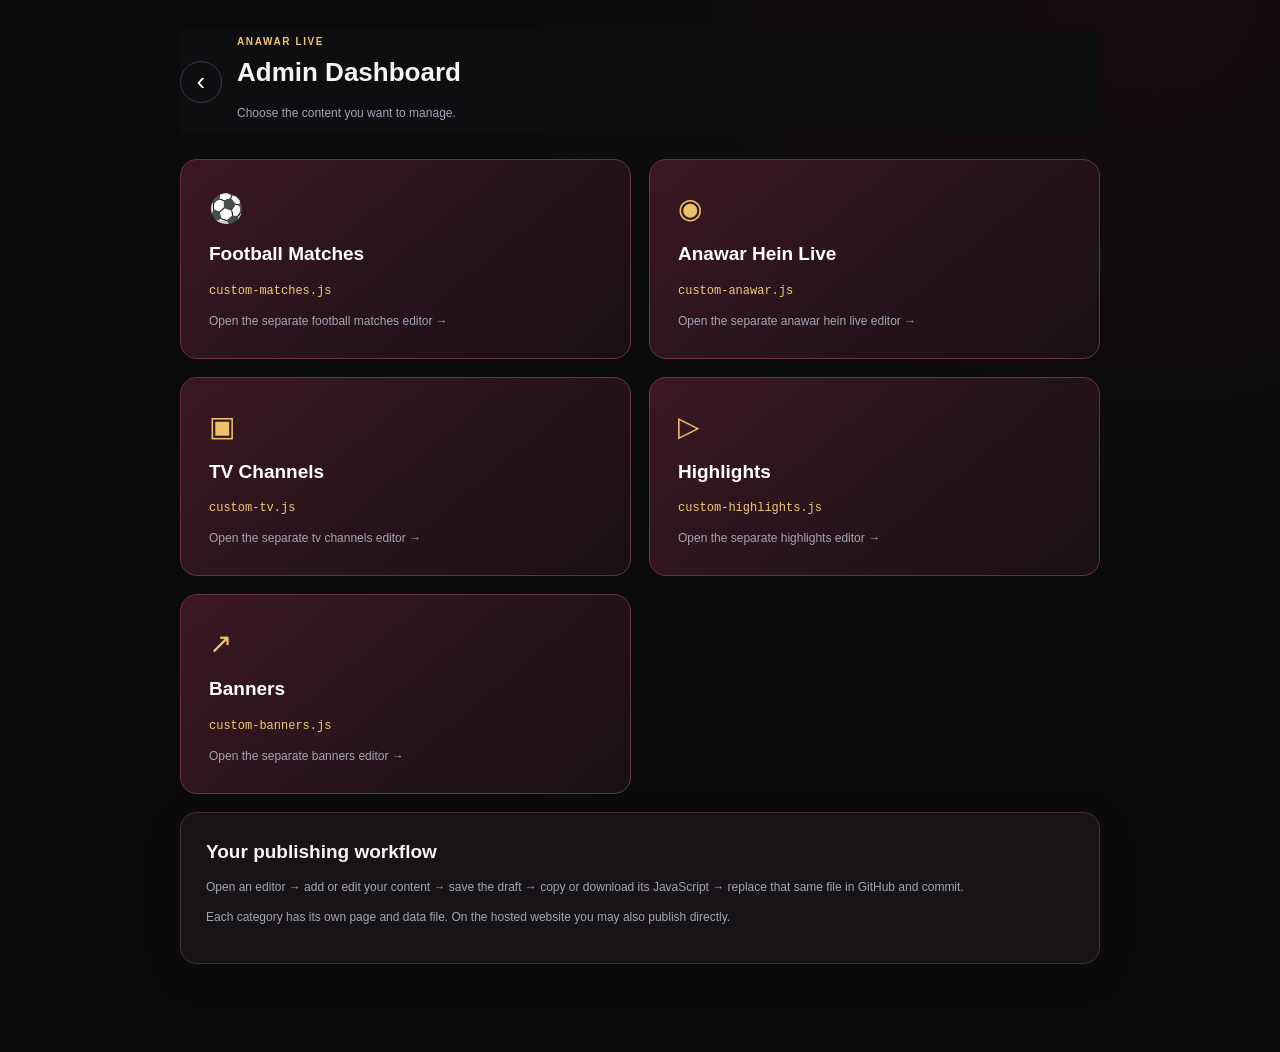
<file: admin.html>
<!doctype html><html lang="en"><head><meta charset="utf-8"><meta name="viewport" content="width=device-width,initial-scale=1"><title>Admin Dashboard | Anawar Live</title><link rel="stylesheet" href="./assets/css/admin.css"><link rel="stylesheet" href="./assets/css/admin-forms.css"><link rel="stylesheet" href="./assets/css/theme.css"></head><body><main><header><a href="./" aria-label="Back to website">‹</a><div><small class="eyebrow">ANAWAR LIVE</small><h1>Admin Dashboard</h1><p>Choose the content you want to manage.</p></div></header><div class="admin-grid"><a class="admin-card" href="match-admin.html"><span class="icon">⚽</span><h2>Football Matches</h2><code>custom-matches.js</code><p>Open the separate football matches editor →</p></a><a class="admin-card" href="anawar-admin.html"><span class="icon">◉</span><h2>Anawar Hein Live</h2><code>custom-anawar.js</code><p>Open the separate anawar hein live editor →</p></a><a class="admin-card" href="tv-admin.html"><span class="icon">▣</span><h2>TV Channels</h2><code>custom-tv.js</code><p>Open the separate tv channels editor →</p></a><a class="admin-card" href="highlights-admin.html"><span class="icon">▷</span><h2>Highlights</h2><code>custom-highlights.js</code><p>Open the separate highlights editor →</p></a><a class="admin-card" href="banner-admin.html"><span class="icon">↗</span><h2>Banners</h2><code>custom-banners.js</code><p>Open the separate banners editor →</p></a></div><section class="panel"><h2>Your publishing workflow</h2><p>Open an editor → add or edit your content → save the draft → copy or download its JavaScript → replace that same file in GitHub and commit.</p><p>Each category has its own page and data file. On the hosted website you may also publish directly.</p></section></main></body></html>
</file>
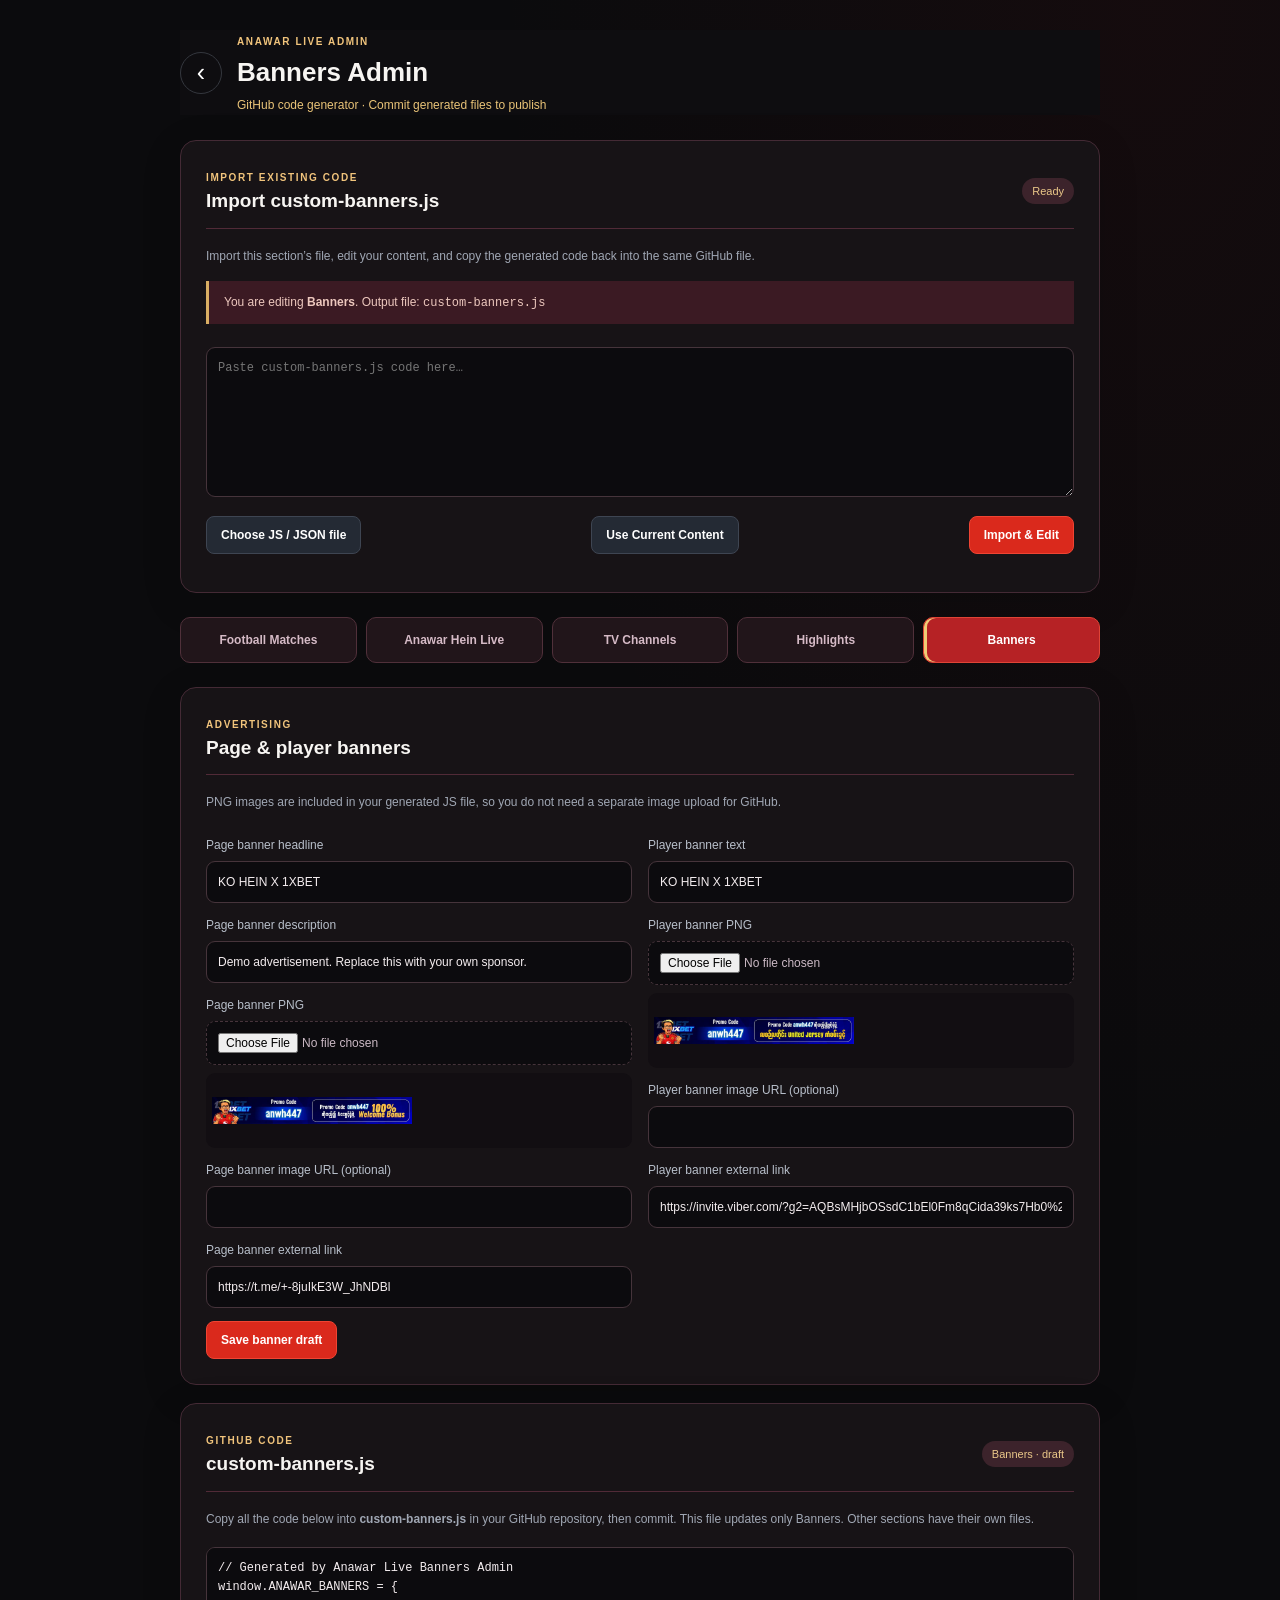
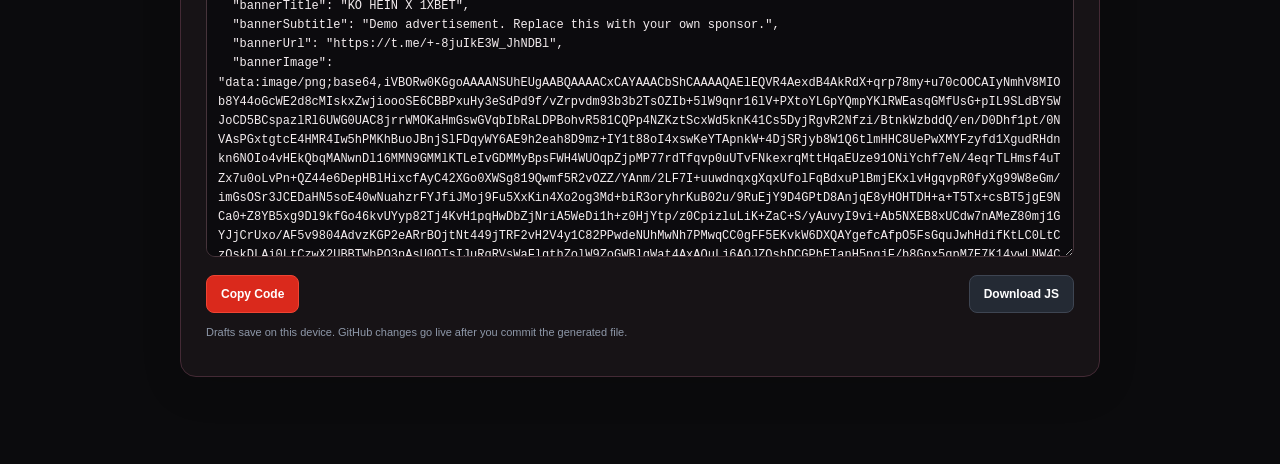
<file: banner-admin.html>
<!doctype html><html lang="en"><head><meta charset="utf-8"><meta name="viewport" content="width=device-width,initial-scale=1"><title>Match Code Generator | Anawar Live</title><link rel="stylesheet" href="./assets/css/admin.css"><link rel="stylesheet" href="./assets/css/admin-forms.css"><link rel="stylesheet" href="./assets/css/theme.css"></head><body><main><header><a href="./" aria-label="Back to website">‹</a><div><small class="eyebrow">ANAWAR LIVE ADMIN</small><h1><span data-page-title>Football Matches</span> Admin</h1><span class="hint" id="connection">Loading your content…</span></div></header>
<section class="panel"><div class="section-title"><div><small class="eyebrow">IMPORT EXISTING CODE</small><h2>Import <span data-filename>custom-matches.js</span></h2></div><span class="count" id="import-count">Ready</span></div><p>Import this section’s file, edit your content, and copy the generated code back into the same GitHub file.</p><div class="scope-note">You are editing <strong data-page-title>this section</strong>. Output file: <code data-filename></code></div><textarea id="import-code" spellcheck="false" placeholder="window.ANAWAR_CONTENT = { ... };" aria-label="Existing code"></textarea><div class="actions"><label class="file-button">Choose JS / JSON file<input id="import-file" type="file" accept=".js,.json,text/javascript,application/json"></label><button id="use-current">Use Current Content</button><button class="primary" id="import-button">Import & Edit</button></div></section>
<nav class="admin-nav"><a data-section="football" href="match-admin.html">Football Matches</a><a data-section="anawar" href="anawar-admin.html">Anawar Hein Live</a><a data-section="tv" href="tv-admin.html">TV Channels</a><a data-section="highlights" href="highlights-admin.html">Highlights</a><a data-section="banners" href="banner-admin.html">Banners</a></nav>
<section class="panel" id="editor-panel"><div class="section-title"><div><small class="eyebrow" id="form-eyebrow">NEW MATCH</small><h2 id="form-title">Match details / ပွဲအချက်အလက်</h2></div><button id="clear-form" type="button">Clear</button></div><form id="content-form"><div class="two"><label>Item / Match ID<input id="item-id" required placeholder="match-01"></label><label id="league-label">League / competition<input id="league" placeholder="Your competition"></label></div><label id="title-label">Title<input id="title" placeholder="Optional for matches"></label><div id="team-fields"><div class="two"><label>Home team<input id="home" placeholder="Home team"></label><label>Away team<input id="away" placeholder="Away team"></label></div><div class="two"><label>Home PNG<input id="home-file" type="file" accept="image/png"><span class="preview" id="home-preview">HOME</span></label><label>Away PNG<input id="away-file" type="file" accept="image/png"><span class="preview" id="away-preview">AWAY</span></label></div><details><summary>Use team logo URLs instead (optional)</summary><div class="two"><label>Home logo URL<input id="home-logo" placeholder="https://…"></label><label>Away logo URL<input id="away-logo" placeholder="https://…"></label></div></details></div><div id="schedule-fields"><div class="two"><label>Kick-off (Myanmar time, UTC+06:30)<input id="kickoff" type="datetime-local"></label><label>End time (optional, Myanmar time)<input id="end-time" type="datetime-local"></label></div><div class="two"><label>Status<select id="status"><option value="auto">Auto Live</option><option value="upcoming">Upcoming</option><option value="live">Live</option><option value="ended">Finished</option><option value="postponed">Postponed</option><option value="cancelled">Cancelled</option></select></label><div><p>Auto Live changes to LIVE at kick-off and finishes at your end time, or after 3 hours if you leave it blank.</p></div></div></div><div class="two" id="score-fields"><label>Home score (optional)<input id="home-score" type="number" min="0"></label><label>Away score (optional)<input id="away-score" type="number" min="0"></label></div><div id="cover-fields" hidden><label>Cover PNG<input id="poster-file" type="file" accept="image/png"><span class="preview" id="poster-preview"></span></label><label>Cover image URL (optional)<input id="poster-url"></label></div><div class="section-title divider"><div><small class="eyebrow">STREAM SERVERS</small><h2>Video links</h2></div><button id="add-stream" type="button">＋ Link</button></div><div id="streams"></div><p class="hint">Add multiple server links. Select Embed for an iframe player URL, or Video for a direct video URL.</p><label>Paste iframe embed code (optional)<textarea id="embed-code" style="min-height:65px" placeholder="<iframe src=…></iframe>"></textarea></label><button id="use-embed" type="button">Add embed server</button><div class="divider"><button class="primary" type="submit" id="save-item">Add match / ပွဲထည့်မည်</button> <span class="hint">Adds to your draft and regenerates the GitHub code.</span></div></form></section>
<section class="panel" id="banner-panel" hidden><div class="section-title"><div><small class="eyebrow">ADVERTISING</small><h2>Page & player banners</h2></div></div><p>PNG images are included in your generated JS file, so you do not need a separate image upload for GitHub.</p><form id="banner-form"><div class="two"><div><label>Page banner headline<input id="bannerTitle"></label><label>Page banner description<input id="bannerSubtitle"></label><label>Page banner PNG<input id="banner-file" type="file" accept="image/png"><span class="preview" id="banner-preview"></span></label><label>Page banner image URL (optional)<input id="bannerImage"></label><label>Page banner external link<input id="bannerUrl" type="url" required></label></div><div><label>Player banner text<input id="playerTitle"></label><label>Player banner PNG<input id="player-file" type="file" accept="image/png"><span class="preview" id="player-preview"></span></label><label>Player banner image URL (optional)<input id="playerImage"></label><label>Player banner external link<input id="playerUrl" type="url" required></label></div></div><button class="primary">Save banner draft</button></form></section>
<section class="panel" id="list-panel"><div class="section-title"><div><small class="eyebrow">YOUR CONTENT</small><h2 id="list-title">0 matches</h2></div><button class="danger" id="delete-all">Delete this category</button></div><input id="search" type="search" placeholder="Search team, league, title or match ID…" aria-label="Search your content"><div id="list"></div></section>
<section class="panel"><div class="section-title"><div><small class="eyebrow">GITHUB CODE</small><h2 data-filename>custom-matches.js</h2></div><span class="count" id="draft-label">Draft</span></div><p>Copy all the code below into <b data-filename>custom-matches.js</b> in your GitHub repository, then commit. This file updates only <span data-page-title>this section</span>. Other sections have their own files.</p><textarea id="output" readonly spellcheck="false" aria-label="Generated GitHub code"></textarea><div class="actions" style="margin-top:12px"><button class="primary" id="copy-code">Copy Code</button><button id="download-code">Download JS</button><button id="publish" hidden>Publish to hosted site</button></div><p class="hint" id="save-status" role="status">Drafts save on this device. GitHub changes go live after you commit the generated file.</p></section></main><div id="notice" role="status" hidden></div><script src="./assets/js/static-mode.js"></script><script src="./custom-matches.js"></script><script src="./custom-anawar.js"></script><script src="./custom-tv.js"></script><script src="./custom-highlights.js"></script><script src="./custom-banners.js"></script><script src="./assets/js/content-loader.js"></script><script src="./assets/js/code-format.js"></script><script src="./assets/js/banner-admin.js"></script><script src="./assets/js/admin-core.js"></script></body></html>
</file>
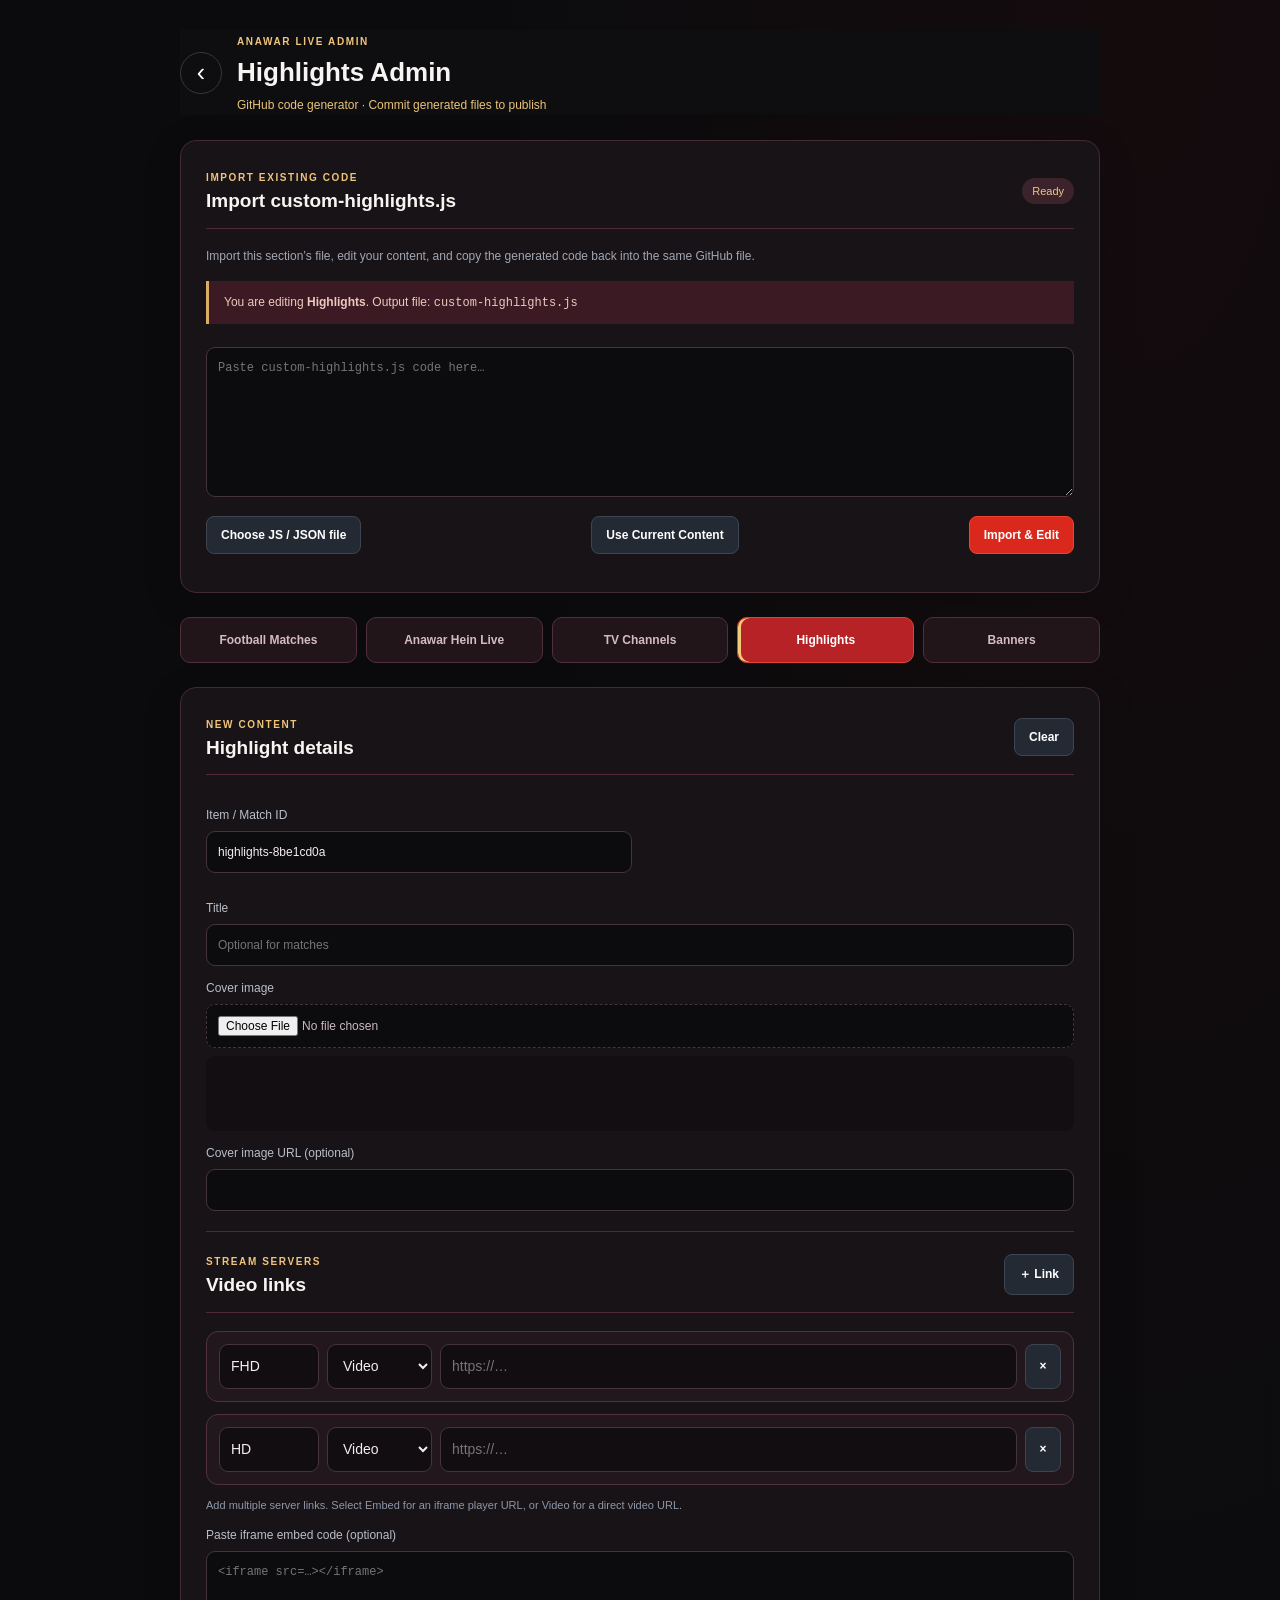
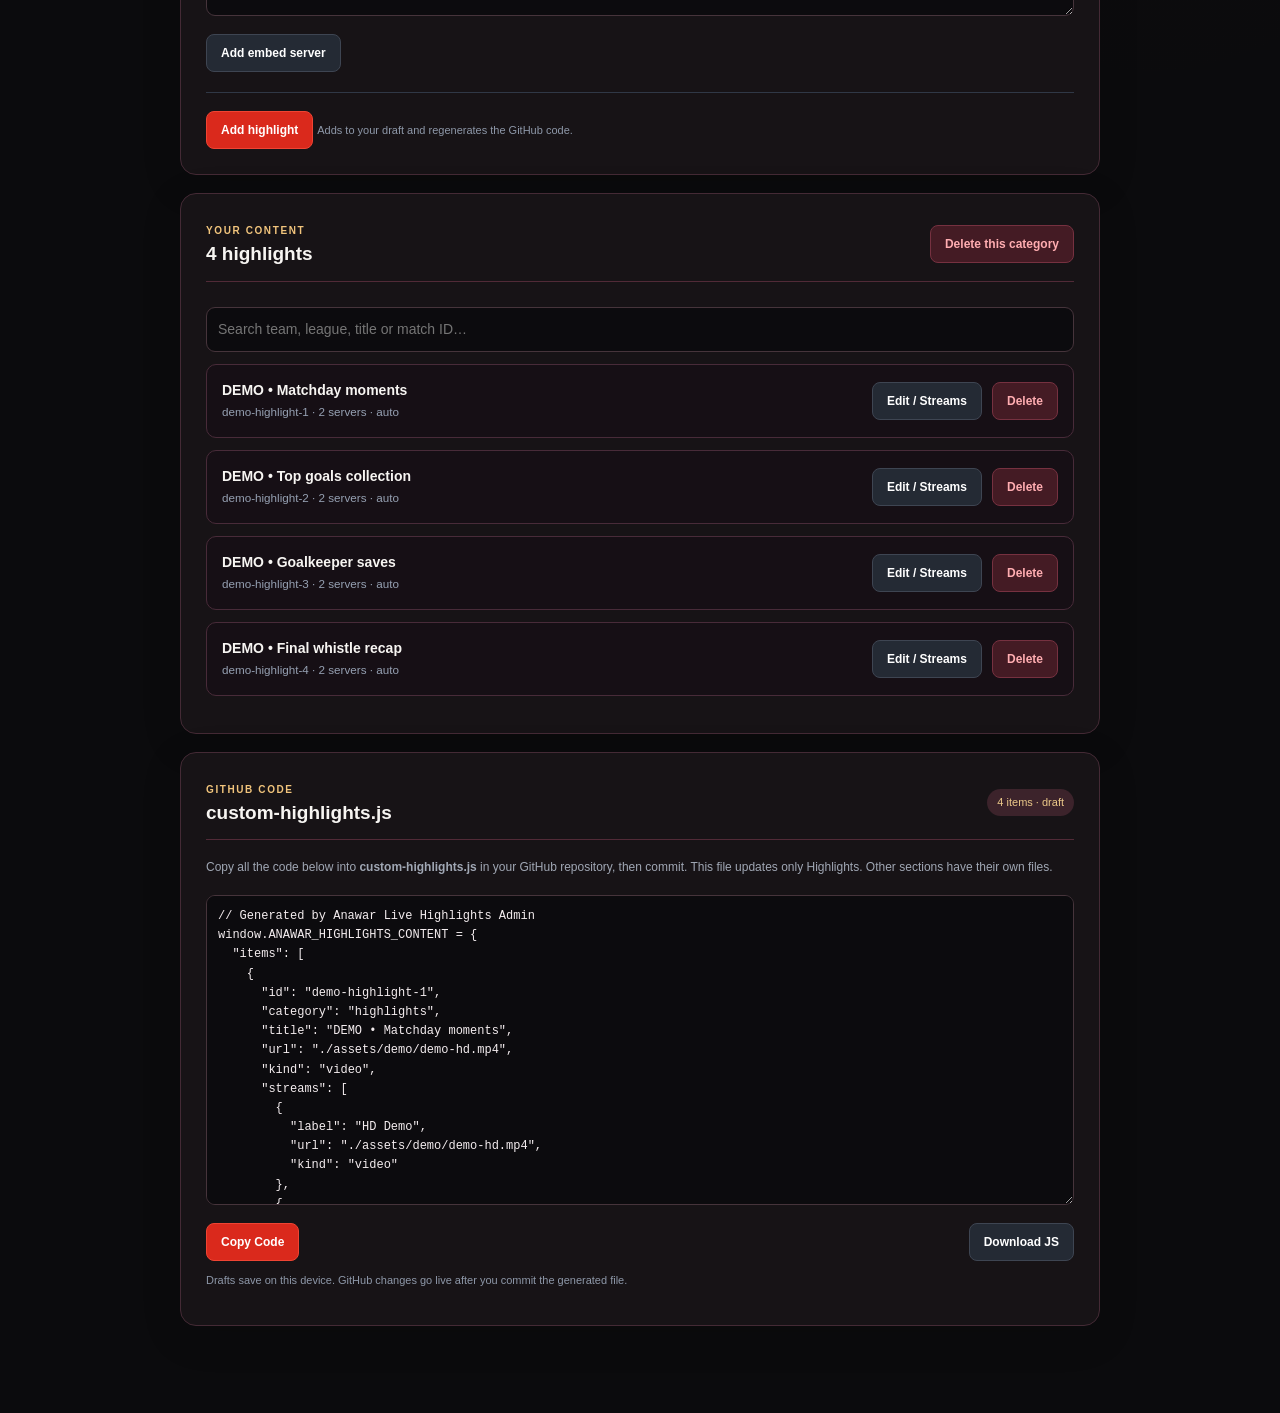
<file: highlights-admin.html>
<!doctype html><html lang="en"><head><meta charset="utf-8"><meta name="viewport" content="width=device-width,initial-scale=1"><title>Match Code Generator | Anawar Live</title><link rel="stylesheet" href="./assets/css/admin.css"><link rel="stylesheet" href="./assets/css/admin-forms.css"><link rel="stylesheet" href="./assets/css/theme.css"></head><body><main><header><a href="./" aria-label="Back to website">‹</a><div><small class="eyebrow">ANAWAR LIVE ADMIN</small><h1><span data-page-title>Football Matches</span> Admin</h1><span class="hint" id="connection">Loading your content…</span></div></header>
<section class="panel"><div class="section-title"><div><small class="eyebrow">IMPORT EXISTING CODE</small><h2>Import <span data-filename>custom-matches.js</span></h2></div><span class="count" id="import-count">Ready</span></div><p>Import this section’s file, edit your content, and copy the generated code back into the same GitHub file.</p><div class="scope-note">You are editing <strong data-page-title>this section</strong>. Output file: <code data-filename></code></div><textarea id="import-code" spellcheck="false" placeholder="window.ANAWAR_CONTENT = { ... };" aria-label="Existing code"></textarea><div class="actions"><label class="file-button">Choose JS / JSON file<input id="import-file" type="file" accept=".js,.json,text/javascript,application/json"></label><button id="use-current">Use Current Content</button><button class="primary" id="import-button">Import & Edit</button></div></section>
<nav class="admin-nav"><a data-section="football" href="match-admin.html">Football Matches</a><a data-section="anawar" href="anawar-admin.html">Anawar Hein Live</a><a data-section="tv" href="tv-admin.html">TV Channels</a><a data-section="highlights" href="highlights-admin.html">Highlights</a><a data-section="banners" href="banner-admin.html">Banners</a></nav>
<section class="panel" id="editor-panel"><div class="section-title"><div><small class="eyebrow" id="form-eyebrow">NEW MATCH</small><h2 id="form-title">Match details / ပွဲအချက်အလက်</h2></div><button id="clear-form" type="button">Clear</button></div><form id="content-form"><div class="two"><label>Item / Match ID<input id="item-id" required placeholder="match-01"></label><label id="league-label">League / competition<input id="league" placeholder="Your competition"></label></div><label id="title-label">Title<input id="title" placeholder="Optional for matches"></label><div id="team-fields"><div class="two"><label>Home team<input id="home" placeholder="Home team"></label><label>Away team<input id="away" placeholder="Away team"></label></div><div class="two"><label>Home PNG<input id="home-file" type="file" accept="image/png"><span class="preview" id="home-preview">HOME</span></label><label>Away PNG<input id="away-file" type="file" accept="image/png"><span class="preview" id="away-preview">AWAY</span></label></div><details><summary>Use team logo URLs instead (optional)</summary><div class="two"><label>Home logo URL<input id="home-logo" placeholder="https://…"></label><label>Away logo URL<input id="away-logo" placeholder="https://…"></label></div></details></div><div id="schedule-fields"><div class="two"><label>Kick-off (Myanmar time, UTC+06:30)<input id="kickoff" type="datetime-local"></label><label>End time (optional, Myanmar time)<input id="end-time" type="datetime-local"></label></div><div class="two"><label>Status<select id="status"><option value="auto">Auto Live</option><option value="upcoming">Upcoming</option><option value="live">Live</option><option value="ended">Finished</option><option value="postponed">Postponed</option><option value="cancelled">Cancelled</option></select></label><div><p>Auto Live changes to LIVE at kick-off and finishes at your end time, or after 3 hours if you leave it blank.</p></div></div></div><div class="two" id="score-fields"><label>Home score (optional)<input id="home-score" type="number" min="0"></label><label>Away score (optional)<input id="away-score" type="number" min="0"></label></div><div id="cover-fields" hidden><label>Cover PNG<input id="poster-file" type="file" accept="image/png"><span class="preview" id="poster-preview"></span></label><label>Cover image URL (optional)<input id="poster-url"></label></div><div class="section-title divider"><div><small class="eyebrow">STREAM SERVERS</small><h2>Video links</h2></div><button id="add-stream" type="button">＋ Link</button></div><div id="streams"></div><p class="hint">Add multiple server links. Select Embed for an iframe player URL, or Video for a direct video URL.</p><label>Paste iframe embed code (optional)<textarea id="embed-code" style="min-height:65px" placeholder="<iframe src=…></iframe>"></textarea></label><button id="use-embed" type="button">Add embed server</button><div class="divider"><button class="primary" type="submit" id="save-item">Add match / ပွဲထည့်မည်</button> <span class="hint">Adds to your draft and regenerates the GitHub code.</span></div></form></section>
<section class="panel" id="banner-panel" hidden><div class="section-title"><div><small class="eyebrow">ADVERTISING</small><h2>Page & player banners</h2></div></div><p>PNG images are included in your generated JS file, so you do not need a separate image upload for GitHub.</p><form id="banner-form"><div class="two"><div><label>Page banner headline<input id="bannerTitle"></label><label>Page banner description<input id="bannerSubtitle"></label><label>Page banner PNG<input id="banner-file" type="file" accept="image/png"><span class="preview" id="banner-preview"></span></label><label>Page banner image URL (optional)<input id="bannerImage"></label><label>Page banner external link<input id="bannerUrl" type="url" required></label></div><div><label>Player banner text<input id="playerTitle"></label><label>Player banner PNG<input id="player-file" type="file" accept="image/png"><span class="preview" id="player-preview"></span></label><label>Player banner image URL (optional)<input id="playerImage"></label><label>Player banner external link<input id="playerUrl" type="url" required></label></div></div><button class="primary">Save banner draft</button></form></section>
<section class="panel" id="list-panel"><div class="section-title"><div><small class="eyebrow">YOUR CONTENT</small><h2 id="list-title">0 matches</h2></div><button class="danger" id="delete-all">Delete this category</button></div><input id="search" type="search" placeholder="Search team, league, title or match ID…" aria-label="Search your content"><div id="list"></div></section>
<section class="panel"><div class="section-title"><div><small class="eyebrow">GITHUB CODE</small><h2 data-filename>custom-matches.js</h2></div><span class="count" id="draft-label">Draft</span></div><p>Copy all the code below into <b data-filename>custom-matches.js</b> in your GitHub repository, then commit. This file updates only <span data-page-title>this section</span>. Other sections have their own files.</p><textarea id="output" readonly spellcheck="false" aria-label="Generated GitHub code"></textarea><div class="actions" style="margin-top:12px"><button class="primary" id="copy-code">Copy Code</button><button id="download-code">Download JS</button><button id="publish" hidden>Publish to hosted site</button></div><p class="hint" id="save-status" role="status">Drafts save on this device. GitHub changes go live after you commit the generated file.</p></section></main><div id="notice" role="status" hidden></div><script src="./assets/js/static-mode.js"></script><script src="./custom-matches.js"></script><script src="./custom-anawar.js"></script><script src="./custom-tv.js"></script><script src="./custom-highlights.js"></script><script src="./custom-banners.js"></script><script src="./assets/js/content-loader.js"></script><script src="./assets/js/code-format.js"></script><script src="./assets/js/highlights-admin.js"></script><script src="./assets/js/admin-core.js"></script></body></html>
</file>
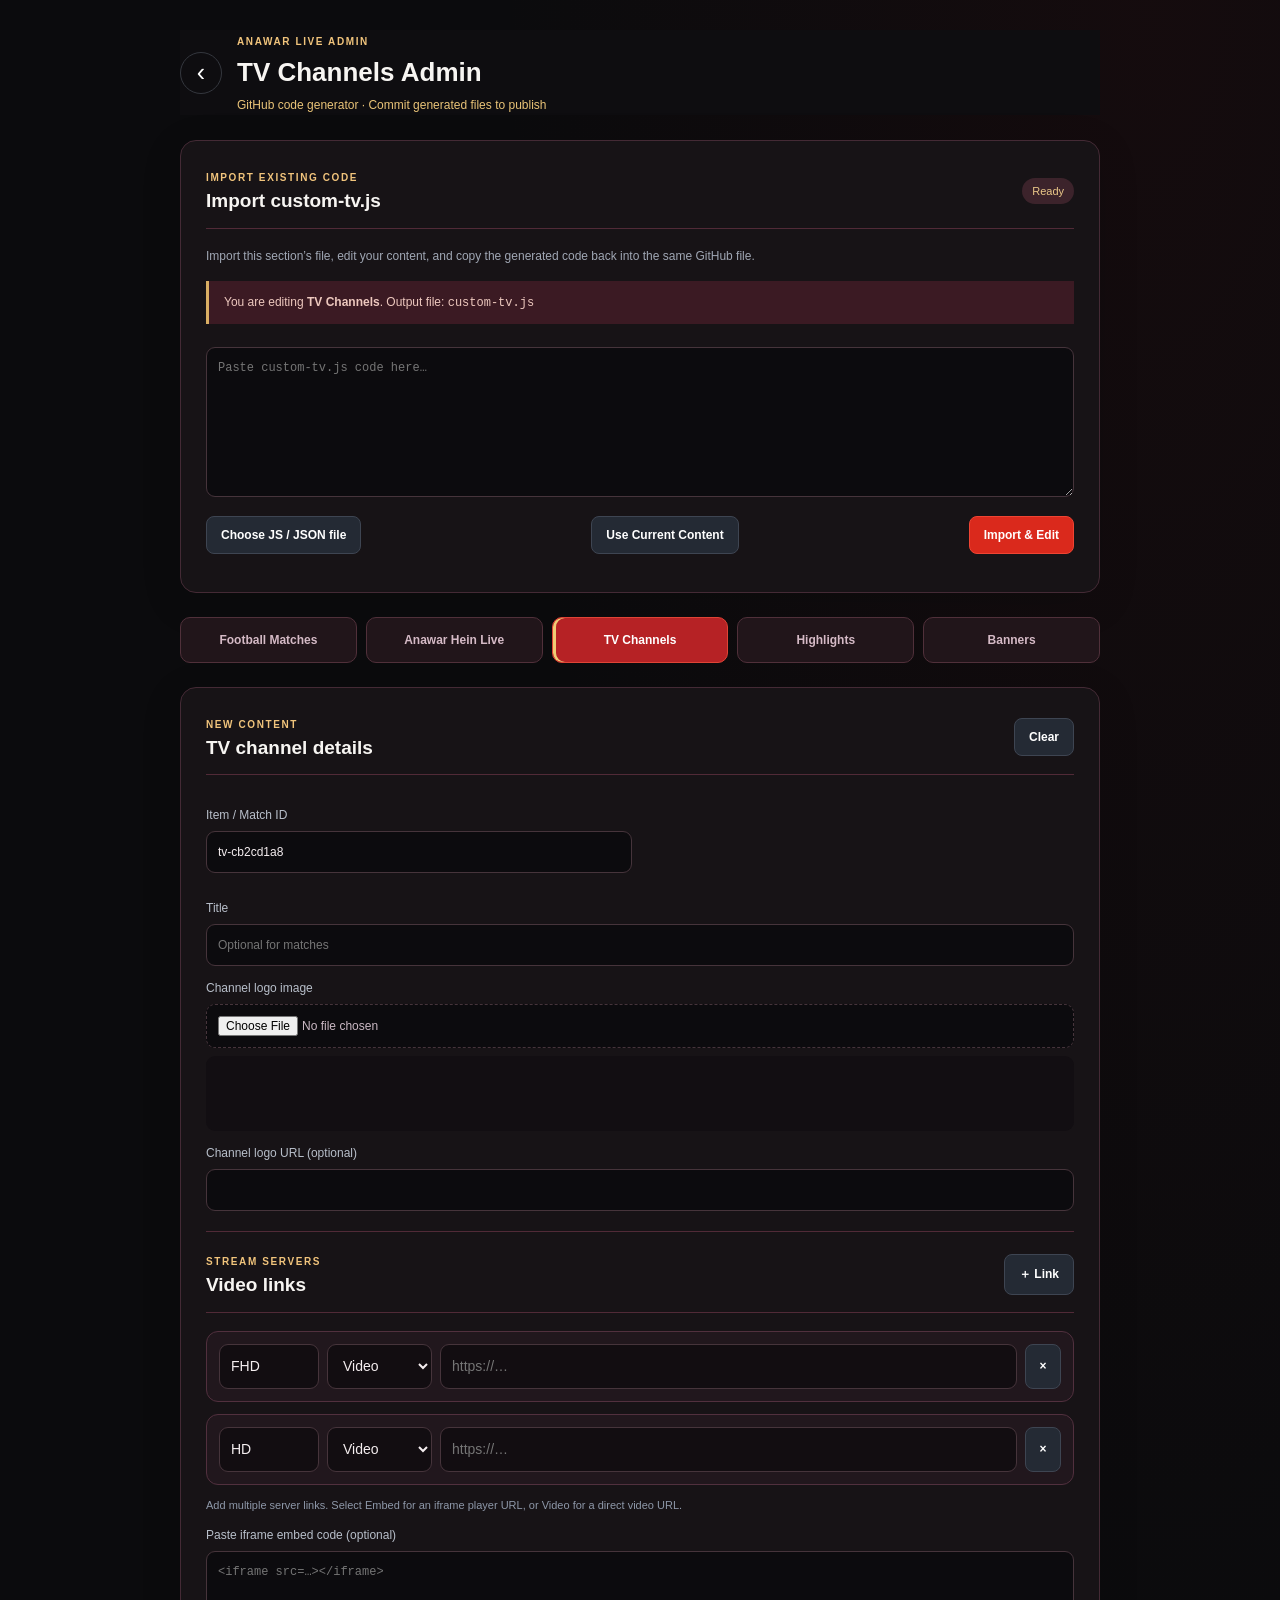
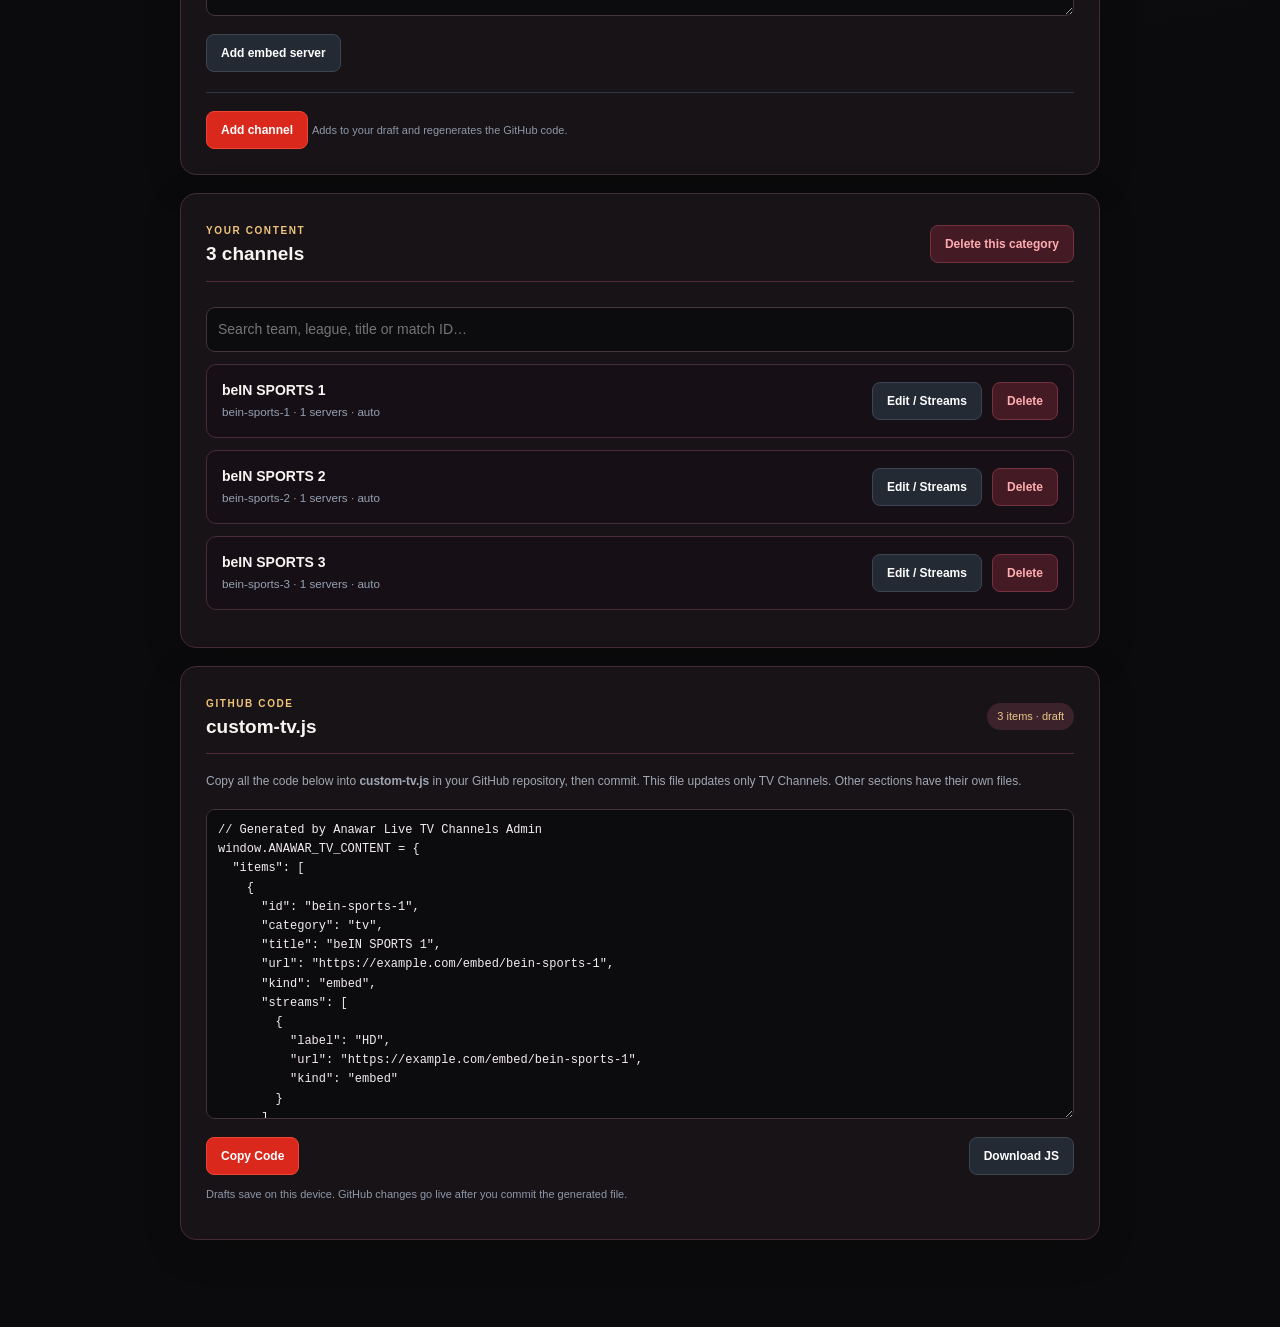
<file: tv-admin.html>
<!doctype html><html lang="en"><head><meta charset="utf-8"><meta name="viewport" content="width=device-width,initial-scale=1"><title>Match Code Generator | Anawar Live</title><link rel="stylesheet" href="./assets/css/admin.css"><link rel="stylesheet" href="./assets/css/admin-forms.css"><link rel="stylesheet" href="./assets/css/theme.css"></head><body><main><header><a href="./" aria-label="Back to website">‹</a><div><small class="eyebrow">ANAWAR LIVE ADMIN</small><h1><span data-page-title>Football Matches</span> Admin</h1><span class="hint" id="connection">Loading your content…</span></div></header>
<section class="panel"><div class="section-title"><div><small class="eyebrow">IMPORT EXISTING CODE</small><h2>Import <span data-filename>custom-matches.js</span></h2></div><span class="count" id="import-count">Ready</span></div><p>Import this section’s file, edit your content, and copy the generated code back into the same GitHub file.</p><div class="scope-note">You are editing <strong data-page-title>this section</strong>. Output file: <code data-filename></code></div><textarea id="import-code" spellcheck="false" placeholder="window.ANAWAR_CONTENT = { ... };" aria-label="Existing code"></textarea><div class="actions"><label class="file-button">Choose JS / JSON file<input id="import-file" type="file" accept=".js,.json,text/javascript,application/json"></label><button id="use-current">Use Current Content</button><button class="primary" id="import-button">Import & Edit</button></div></section>
<nav class="admin-nav"><a data-section="football" href="match-admin.html">Football Matches</a><a data-section="anawar" href="anawar-admin.html">Anawar Hein Live</a><a data-section="tv" href="tv-admin.html">TV Channels</a><a data-section="highlights" href="highlights-admin.html">Highlights</a><a data-section="banners" href="banner-admin.html">Banners</a></nav>
<section class="panel" id="editor-panel"><div class="section-title"><div><small class="eyebrow" id="form-eyebrow">NEW MATCH</small><h2 id="form-title">Match details / ပွဲအချက်အလက်</h2></div><button id="clear-form" type="button">Clear</button></div><form id="content-form"><div class="two"><label>Item / Match ID<input id="item-id" required placeholder="match-01"></label><label id="league-label">League / competition<input id="league" placeholder="Your competition"></label></div><label id="title-label">Title<input id="title" placeholder="Optional for matches"></label><div id="team-fields"><div class="two"><label>Home team<input id="home" placeholder="Home team"></label><label>Away team<input id="away" placeholder="Away team"></label></div><div class="two"><label>Home PNG<input id="home-file" type="file" accept="image/png"><span class="preview" id="home-preview">HOME</span></label><label>Away PNG<input id="away-file" type="file" accept="image/png"><span class="preview" id="away-preview">AWAY</span></label></div><details><summary>Use team logo URLs instead (optional)</summary><div class="two"><label>Home logo URL<input id="home-logo" placeholder="https://…"></label><label>Away logo URL<input id="away-logo" placeholder="https://…"></label></div></details></div><div id="schedule-fields"><div class="two"><label>Kick-off (Myanmar time, UTC+06:30)<input id="kickoff" type="datetime-local"></label><label>End time (optional, Myanmar time)<input id="end-time" type="datetime-local"></label></div><div class="two"><label>Status<select id="status"><option value="auto">Auto Live</option><option value="upcoming">Upcoming</option><option value="live">Live</option><option value="ended">Finished</option><option value="postponed">Postponed</option><option value="cancelled">Cancelled</option></select></label><div><p>Auto Live changes to LIVE at kick-off and finishes at your end time, or after 3 hours if you leave it blank.</p></div></div></div><div class="two" id="score-fields"><label>Home score (optional)<input id="home-score" type="number" min="0"></label><label>Away score (optional)<input id="away-score" type="number" min="0"></label></div><div id="cover-fields" hidden><label>Cover PNG<input id="poster-file" type="file" accept="image/png"><span class="preview" id="poster-preview"></span></label><label>Cover image URL (optional)<input id="poster-url"></label></div><div class="section-title divider"><div><small class="eyebrow">STREAM SERVERS</small><h2>Video links</h2></div><button id="add-stream" type="button">＋ Link</button></div><div id="streams"></div><p class="hint">Add multiple server links. Select Embed for an iframe player URL, or Video for a direct video URL.</p><label>Paste iframe embed code (optional)<textarea id="embed-code" style="min-height:65px" placeholder="<iframe src=…></iframe>"></textarea></label><button id="use-embed" type="button">Add embed server</button><div class="divider"><button class="primary" type="submit" id="save-item">Add match / ပွဲထည့်မည်</button> <span class="hint">Adds to your draft and regenerates the GitHub code.</span></div></form></section>
<section class="panel" id="banner-panel" hidden><div class="section-title"><div><small class="eyebrow">ADVERTISING</small><h2>Page & player banners</h2></div></div><p>PNG images are included in your generated JS file, so you do not need a separate image upload for GitHub.</p><form id="banner-form"><div class="two"><div><label>Page banner headline<input id="bannerTitle"></label><label>Page banner description<input id="bannerSubtitle"></label><label>Page banner PNG<input id="banner-file" type="file" accept="image/png"><span class="preview" id="banner-preview"></span></label><label>Page banner image URL (optional)<input id="bannerImage"></label><label>Page banner external link<input id="bannerUrl" type="url" required></label></div><div><label>Player banner text<input id="playerTitle"></label><label>Player banner PNG<input id="player-file" type="file" accept="image/png"><span class="preview" id="player-preview"></span></label><label>Player banner image URL (optional)<input id="playerImage"></label><label>Player banner external link<input id="playerUrl" type="url" required></label></div></div><button class="primary">Save banner draft</button></form></section>
<section class="panel" id="list-panel"><div class="section-title"><div><small class="eyebrow">YOUR CONTENT</small><h2 id="list-title">0 matches</h2></div><button class="danger" id="delete-all">Delete this category</button></div><input id="search" type="search" placeholder="Search team, league, title or match ID…" aria-label="Search your content"><div id="list"></div></section>
<section class="panel"><div class="section-title"><div><small class="eyebrow">GITHUB CODE</small><h2 data-filename>custom-matches.js</h2></div><span class="count" id="draft-label">Draft</span></div><p>Copy all the code below into <b data-filename>custom-matches.js</b> in your GitHub repository, then commit. This file updates only <span data-page-title>this section</span>. Other sections have their own files.</p><textarea id="output" readonly spellcheck="false" aria-label="Generated GitHub code"></textarea><div class="actions" style="margin-top:12px"><button class="primary" id="copy-code">Copy Code</button><button id="download-code">Download JS</button><button id="publish" hidden>Publish to hosted site</button></div><p class="hint" id="save-status" role="status">Drafts save on this device. GitHub changes go live after you commit the generated file.</p></section></main><div id="notice" role="status" hidden></div><script src="./assets/js/static-mode.js"></script><script src="./custom-matches.js"></script><script src="./custom-anawar.js"></script><script src="./custom-tv.js"></script><script src="./custom-highlights.js"></script><script src="./custom-banners.js"></script><script src="./assets/js/content-loader.js"></script><script src="./assets/js/code-format.js"></script><script src="./assets/js/tv-admin.js"></script><script src="./assets/js/admin-core.js"></script></body></html>
</file>
<file: assets/css/admin.css>
*{box-sizing:border-box}body{margin:0;background:#080a0d;color:#f5f5f7;font:14px Arial,sans-serif;line-height:1.5}main{max-width:960px;margin:auto;padding:30px 20px 70px}header{display:flex;gap:15px;align-items:center;margin-bottom:25px}header a{border:1px solid #34373e;border-radius:50%;color:white;text-decoration:none;width:42px;height:42px;display:grid;place-items:center;font-size:25px}h1{font-size:26px;margin:2px 0}h2{font-size:19px;margin:0}small.eyebrow{color:#ff5e66;font-size:10px;letter-spacing:1.6px;font-weight:800}.panel{padding:25px;background:#12151b;border:1px solid #2b2f38;border-radius:16px;margin:18px 0}.section-title,.actions{display:flex;align-items:center;justify-content:space-between;gap:12px}.two{display:grid;grid-template-columns:1fr 1fr;gap:16px}p{color:#a0a7b4;font-size:12px}label{display:block;color:#b8bfca;font-size:12px;margin:13px 0}input,select,textarea{font:inherit;color:#f5f5f7;background:#090c11;width:100%;border:1px solid #373c47;border-radius:9px;padding:11px;margin-top:7px}input:focus,textarea:focus,select:focus{outline:2px solid #eb46514d;border-color:#eb4651}textarea{min-height:150px;font:12px/1.6 monospace;resize:vertical}button,.file-button{font:700 12px Arial;cursor:pointer;border:1px solid #3e4552;border-radius:8px;color:white;background:#242a34;padding:11px 14px}button:hover{filter:brightness(1.18)}.primary{background:#e33344;border-color:#e33344}.danger{background:#381b22;color:#ff929b;border-color:#63303b}.tabs{display:flex;gap:8px;flex-wrap:wrap}.tabs button.active{background:#e33344;border-color:#e33344}.hint{font-size:11px;color:#8e98a9}.preview{height:75px;display:flex;align-items:center;gap:10px;margin-top:8px}.preview img{max-width:200px;max-height:65px;object-fit:contain}.stream-row{display:grid;grid-template-columns:100px 100px 1fr 40px;gap:8px;margin:12px 0}.stream-row input,.stream-row select{margin:0}.stream-row button{padding:8px}.list-item{border:1px solid #303744;border-radius:10px;padding:15px;margin:12px 0;display:flex;gap:15px;align-items:center;justify-content:space-between}.list-item b{display:block}.list-item small{color:#96a1b3}.list-item img{height:32px;width:32px;object-fit:contain}.list-item .actions{flex-wrap:wrap}.count{padding:5px 10px;border-radius:20px;background:#282f3c;color:#bfcadb;font-size:11px}#output{height:310px}#notice{position:fixed;bottom:20px;left:50%;transform:translateX(-50%);background:#f0f3fa;color:#151b25;border-radius:10px;padding:13px 20px;max-width:90%;box-shadow:0 6px 35px #0009;z-index:10}details{border:1px solid #2d3542;border-radius:9px;padding:12px;margin:12px 0}summary{cursor:pointer;color:#a6b2c5}.file-button input{display:none}[hidden]{display:none!important}.empty{padding:28px;color:#8491a7;text-align:center}.divider{border-top:1px solid #303846;margin-top:20px;padding-top:18px}.dirty{color:#ffcc85}#connection{color:#b6ed9b}@media(max-width:640px){main{padding:20px 12px}.panel{padding:18px}.two{grid-template-columns:1fr;gap:0}.section-title{align-items:flex-start}.stream-row{grid-template-columns:75px 90px 1fr 32px;gap:5px}.stream-row input{min-width:0}.actions{flex-wrap:wrap}.list-item{align-items:flex-start;flex-direction:column}h1{font-size:22px}}
</file>
<file: assets/css/admin-forms.css>
.admin-nav{display:grid;grid-template-columns:repeat(5,1fr);gap:9px;margin:24px 0}.admin-nav a{color:#aab7ca;text-decoration:none;border:1px solid #303b4d;border-radius:10px;padding:13px 9px;text-align:center;font-size:12px;font-weight:700;background:#111a28}.admin-nav a.active{background:#e33344;color:white;border-color:#e33344}.panel{box-shadow:0 10px 40px #0002}.section-title{padding-bottom:12px;border-bottom:1px solid #2a3445;margin-bottom:18px}button{transition:transform .15s,background .15s}button:active{transform:translateY(1px)}.stream-row{background:#131d2d;border:1px solid #28354b;border-radius:12px;padding:12px;grid-template-columns:100px 105px 1fr 36px}.stream-row input,.stream-row select{background:#090f19}.list-item{transition:border-color .2s}.list-item:hover{border-color:#637b9f}.output-panel{border-top:3px solid #e33344}.file-target{background:#1b2a40;color:#b8d8ff;border:1px solid #344c6e;padding:7px 12px;border-radius:7px;font:12px monospace;display:inline-block}.admin-grid{display:grid;grid-template-columns:repeat(2,1fr);gap:18px}.admin-card{display:block;color:white;text-decoration:none;background:linear-gradient(140deg,#172236,#10151f);padding:28px;border:1px solid #34445f;border-radius:17px;transition:transform .2s,border-color .2s}.admin-card:hover{transform:translateY(-3px);border-color:#ed5260}.admin-card h2{margin:10px 0}.admin-card code{color:#fba4ac;font-size:12px}.admin-card p{margin-bottom:0}.admin-card .icon{font-size:28px}.scope-note{padding:12px 15px;border-left:3px solid #ef5261;background:#251720;color:#e5b1b8;font-size:12px;margin:16px 0}.actions{gap:10px}#connection{font-size:12px}.panel input[type=file]{border-style:dashed}.preview{border-radius:9px;background:#0b1018;padding:6px;min-width:90px}@media(max-width:650px){.admin-nav{grid-template-columns:repeat(2,1fr)}.admin-grid{grid-template-columns:1fr}.stream-row{grid-template-columns:80px 90px 1fr 32px;padding:8px}.section-title{flex-wrap:wrap}}
</file>
<file: assets/css/theme.css>
/* Manchester United-inspired colours for Anawar Live. */
:root{--united-red:#da291c;--united-deep:#8e171b;--united-gold:#f0cc75;--bg:#0b0b0d;--panel:#171719;--line:#303034;--muted:#a29fa4;--green:var(--united-gold)}
body{background:radial-gradient(ellipse at 90% 0,#6c10151a,transparent 40%),var(--bg);color:#f7f5f2}aside{background:#101012;border-right:1px solid #3d2023}.brand small{color:var(--united-gold)}.navlabel{color:#8f7f83}nav a{color:#bbb4b7}nav a.active{color:#fff;background:linear-gradient(95deg,#b21f24,#5c171d);box-shadow:inset 3px 0 var(--united-gold)}nav a.active i{color:var(--united-gold)}nav a:hover{background:#382024;color:#fff}header{background:#0e0d10;border-bottom-color:#352328}.avatar{background:#7b1d24;color:#ffe3a0}.pill{border-color:#483034;color:#d4c8cb}.banner{border-color:#77343c;background:linear-gradient(112deg,#5e171e,#251215 65%,#3f2d1e)}.sponsor{color:#edc482}.banner p{color:#cbb6b7}.cta{background:var(--united-red);color:#fff;border:1px solid #f04c3d;box-shadow:0 4px 15px #b516202b}.cta:hover{background:#ed382a}.hero{border:1px solid #663038;box-shadow:0 12px 50px #0004;background-image:linear-gradient(90deg,#28080df5,#230b11b3 55%,#120b0b55),url('https://images.unsplash.com/photo-1522778119026-d647f0596c20?auto=format&fit=crop&w=1600&q=85')}.hero .live{border-color:#b88a43;background:#50111a99;color:#f4d38b}.hero-info{background:#280b10db;color:#efd4d4}.chip{border-color:#413337;color:#c4b9bd}.chip.active{background:var(--united-red);border-color:#f24a3d;color:#fff}.chip:hover{border-color:#b94c50}.card{background:#171719;border-color:#333034}.card:hover{border-color:#c28049}.league{color:#aaa0a6}.crest{background:#2d171b;border-color:#e6bd65;color:#f5d990}.crest.red{background:#b72026;border-color:#f1d09b}.score{color:#fff2db}.watch,.textbutton,.online{color:var(--united-gold)}.play{background:#7a111c88;border-color:#d7b274;color:#fff}.mini-ad{background:var(--united-gold);color:#341712}.notice{background:#32191d;border-color:#80434d;color:#f0c4bc}input,select,textarea{background:#0c0b0e;border-color:#46343b;color:#f4edef}input:focus,textarea:focus,select:focus{outline:2px solid #d72e3444;border-color:#e14238}dialog{background:#141114;border-color:#74303b}.close{background:#3c222a}.match-date{color:#c2aeb6}.is-live{color:#ffd383!important;text-shadow:0 0 14px #da291c77}footer{border-color:#3a252b;color:#93858d}.tv-hero{border-color:#5e2934;background:radial-gradient(ellipse at right bottom,#8d17284d,transparent 65%),linear-gradient(120deg,#1e1118,#110f15)}.tv-hero h1 em{color:var(--united-gold)}.tv-hero p{color:#bcaeb9}.tv-badge{background:#a320272b;border-color:#b244424d;color:#f3cb85}.tv-hero-art{background:linear-gradient(145deg,#df3029,#7a1427);box-shadow:0 0 65px #d8222833}.tv-hero-art svg [fill="#00b98d"]{fill:var(--united-red)}.tv-tile{background:linear-gradient(145deg,#21171d,#141116);border-color:#3c2b36}.tv-tile:hover{border-color:var(--united-gold)}.tv-logo-well{background:#0f0b10;border-color:#50303c}.tv-letter{color:var(--united-gold)}.tv-watch{color:#ffdc9b;background:#961f2726;border-color:#a74d473f}.tv-section{border-color:#4c2934}.light{--bg:#f6f2eb;--panel:#fffdf8;--line:#ddccc5;--muted:#786866;color:#25191d;background:#f6f2eb}.light aside,.light header{background:#f1e5dd}.light .brand,.light .breadcrumb,.light h1{color:#4c2024}.light .pill{color:#6b3b3d;border-color:#d7b9ae}.light .card,.light .tv-tile{background:#fffdf8;color:#35252a;border-color:#d9c0b7}.light .score{color:#7e1c23}.light .watch,.light .textbutton{color:#ad252b}.light .hero h2,.light .tv-hero h1{color:#fff}.light .tv-logo-well{background:#f1e7df}.light .tv-letter{color:#a51c24}.light .tv-watch{color:#a01d27}.light .notice{background:#f5e4da;color:#74352d}.light .match-date{color:#8d625c}
/* The separate owner editors use the same club-inspired palette. */
body:has(.admin-nav),body:has(.admin-grid){--bg:#0b0b0d}small.eyebrow{color:#f1c47c}.primary{background:#da291c;border-color:#ef4433}.secondary{background:#292024}.danger{background:#441b24;border-color:#763140;color:#ffadb1}.admin-nav a{background:#21151a;border-color:#50303a;color:#d5bac6}.admin-nav a.active{background:#b62225;border-color:#df4436;color:#fff}.admin-card{background:linear-gradient(140deg,#3b1722,#181015);border-color:#693341}.admin-card:hover{border-color:#f0cc75}.admin-card code{color:#f0cc75}.scope-note{background:#3b1a23;border-color:#d9ae63;color:#edc8be}.file-target{background:#35201c;color:#f5d398;border-color:#7c4a39}.stream-row{background:#21171d;border-color:#51303e}.stream-row input,.stream-row select{background:#120d11}.section-title{border-color:#512a37}.output-panel{border-top-color:#da291c}.list-item{background:#160f15;border-color:#482b39}.list-item:hover{border-color:#bf7754}.panel{background:#171316;border-color:#442a35}#connection{color:#eac478}input[type=file]{color:#cbb9c4}.count{background:#3c232b;color:#ebc889}.preview{background:#120e12}.admin-grid .icon{color:#edc16c}

.demo-notice{border:1px solid #87572c;background:#3c28158c;color:#f0d19b;padding:12px 16px;border-radius:9px;font-size:12px;margin-bottom:24px}.demo-notice strong{display:inline-block;font-size:10px;letter-spacing:1.2px;margin-right:12px;color:#ffdc8d}
</file>
